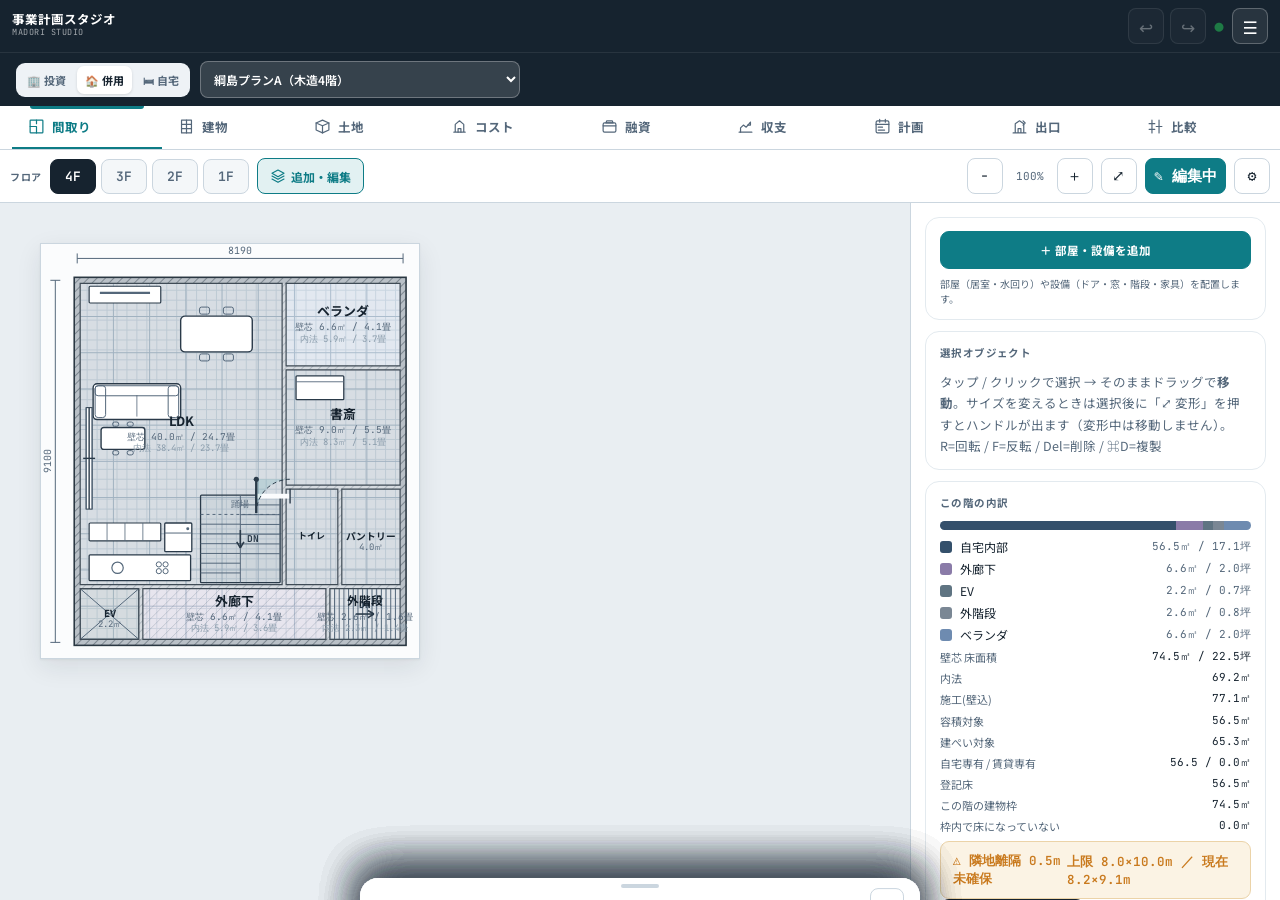
<file: index.html>
<!DOCTYPE html>
<html lang="ja">
<head>
<meta charset="UTF-8">
<meta name="viewport" content="width=device-width, initial-scale=1.0, maximum-scale=1.0, user-scalable=no, viewport-fit=cover">
<title>事業計画スタジオ v43</title>

<!-- ===== PWA ===== -->
<link rel="manifest" href="manifest.webmanifest">
<meta name="theme-color" content="#16232F">
<meta name="description" content="賃貸併用住宅の間取り作成から、コスト・融資・収支・出口までを1画面で検討する事業計画スタジオ。">
<meta name="mobile-web-app-capable" content="yes">
<meta name="apple-mobile-web-app-capable" content="yes">
<meta name="apple-mobile-web-app-status-bar-style" content="black-translucent">
<meta name="apple-mobile-web-app-title" content="事業計画スタジオ">
<link rel="icon" href="icons/icon-192.png" sizes="192x192" type="image/png">
<link rel="icon" href="icons/favicon.svg" type="image/svg+xml">
<link rel="apple-touch-icon" href="icons/apple-touch-icon.png">

<link rel="preconnect" href="https://fonts.googleapis.com">
<link rel="preconnect" href="https://fonts.gstatic.com" crossorigin>
<link href="https://fonts.googleapis.com/css2?family=Space+Grotesk:wght@400;500;600;700&family=JetBrains+Mono:wght@400;500;600;700&family=Noto+Sans+JP:wght@400;500;700;900&display=swap" rel="stylesheet">
<link rel="stylesheet" href="css/app.css">
<link rel="stylesheet" href="css/app-extra.css">
<link rel="stylesheet" href="css/pwa.css">
</head>
<body>
<div class="app">
  <header>
    <div class="hleft"><div class="brand"><b>事業計画スタジオ</b><span>MADORI STUDIO</span></div></div>
    <div class="hright">
      <button class="menuBtn" id="undoBtn" title="元に戻す">↩</button>
      <button class="menuBtn" id="redoBtn" title="やり直す">↪</button>
      <span class="savedot" id="saveDot" title="自動保存">●</span>
      <button class="menuBtn" id="menuBtn" title="メニュー">☰</button>
    </div>
  </header>
  <div class="subhead">
    <div class="modebar" id="modebar">
      <button data-mode="invest" title="収益物件（自宅なし）">🏢 投資</button>
      <button data-mode="hybrid" title="自宅＋賃貸">🏠 併用</button>
      <button data-mode="home" title="自宅のみ">🛏 自宅</button>
    </div>
    <select id="scenSel" title="シナリオ切替"></select>
  </div>
  <nav class="tabbar" id="tabbar">
    <button data-view="plan" class="active"><svg viewBox="0 0 24 24"><rect x="3" y="3" width="18" height="18" rx="1"/><path d="M3 12h9M12 12v9M12 3v5"/></svg>間取り</button>
    <button data-view="building"><svg viewBox="0 0 24 24"><rect x="5" y="3" width="14" height="18"/><path d="M5 9h14M5 15h14M12 3v18"/></svg>建物</button>
    <button data-view="tochi"><svg viewBox="0 0 24 24"><path d="M3 7l9-4 9 4-9 4-9-4z"/><path d="M3 7v10l9 4 9-4V7"/><path d="M12 11v10"/></svg>土地</button>
    <button data-view="cost"><svg viewBox="0 0 24 24"><path d="M4 20h16M6 20V9l6-5 6 5v11"/><path d="M10 20v-5h4v5"/></svg>コスト</button>
    <button data-view="loan"><svg viewBox="0 0 24 24"><rect x="3" y="7" width="18" height="13" rx="2"/><path d="M3 11h18M8 4h8l1 3H7z"/></svg>融資</button>
    <button data-view="sim"><svg viewBox="0 0 24 24"><path d="M3 20h18"/><path d="M5 20v-6l4-4 4 3 6-7"/><path d="M19 6v4h-4"/></svg>収支</button>
    <button data-view="sched"><svg viewBox="0 0 24 24"><rect x="3" y="4" width="18" height="17" rx="2"/><path d="M3 9h18M8 2v4M16 2v4M6 13h6M6 17h9"/></svg>計画</button>
    <button data-view="exit" data-modes="invest hybrid"><svg viewBox="0 0 24 24"><path d="M3 21h18M6 21V8l6-4 6 4v13M10 21v-6h4v6"/><path d="M17 4l3 3-3 3"/></svg>出口</button>
    <button data-view="comp"><svg viewBox="0 0 24 24"><path d="M7 3v18M17 3v18M3 8h8M13 12h8M3 16h8"/></svg>比較</button>
  </nav>
  <main>
    <!-- ===== 間取り ===== -->
    <section class="view active" id="view-plan">
      <div class="plantop">
        <span class="floorlbl">フロア</span>
        <div class="ftabs" id="floortabs"></div>
        <button class="floorbtn" id="addFloor" title="フロアの切替・追加・複製・削除">
          <svg viewBox="0 0 24 24" aria-hidden="true"><path d="M12 3l9 5-9 5-9-5 9-5z"/><path d="M3 12l9 5 9-5"/><path d="M3 16.5l9 5 9-5"/></svg>追加・編集
        </button>
        <span style="flex:1"></span>
        <button class="iconbtn" id="zoomOut">−</button><span class="zoomval" id="zoomVal">100%</span><button class="iconbtn" id="zoomIn">＋</button>
        <button class="iconbtn" id="zoomFit" title="全体表示">⤢</button>
        <button class="iconbtn lockbtn editing" id="lockBtn" title="編集モード / 閲覧モードの切替">✎ 編集中</button>
        <button class="iconbtn" id="dispBtn" title="表示・設定">⚙</button>
      </div>
      <div class="selbar pos-top" id="selbar">
        <button id="sbPos" title="バーの位置を変える">⇄</button>
        <span class="nm" id="selName"></span>
        <button id="sbMode" title="移動 / 変形 / 微調 を切替">✋ 移動</button>
        <button id="sbMerge" title="もう一つの部屋と合体">⊕ 合体</button>
        <button id="sbRot">回転</button><button id="sbFlip">反転</button><button id="sbDup">複製</button>
        <button class="pri" id="sbEdit">詳細</button><button class="dngr" id="sbDel">削除</button>
      </div>
      <div class="planbody">
        <div class="stage" id="stage">
          <div class="canvaswrap" id="canvaswrap"><svg class="sheet" id="sheet" xmlns="http://www.w3.org/2000/svg"></svg></div>
          <div class="nudge" id="nudgePad">
            <button class="ndhead" id="ndMode" title="位置微調 ⇄ サイズ変更">✥ 位置を微調整</button>
            <div class="ndgrid">
            <button class="cnr" id="ndPos" title="パッドの位置を変える">✥</button><button data-nd="0,-1" title="上へ">↑</button><button class="cnr" id="ndUp" title="移動量を大きく">＋</button>
            <button data-nd="-1,0" title="左へ">←</button><button class="step" id="ndStep" title="移動量を切替">50mm</button><button data-nd="1,0" title="右へ">→</button>
            <button class="cnr" id="ndDn" title="移動量を小さく">－</button><button data-nd="0,1" title="下へ">↓</button><button class="cnr" id="ndClose" title="閉じる（移動モードへ）">✕</button>
            </div>
          </div>
          <div class="viewbadge" id="viewBadge">👁 閲覧モード（図面は動かせません）</div>
        </div>
        <aside class="deskside">
          <div class="card deskadd"><button class="btn pri" id="deskAddBtn">＋ 部屋・設備を追加</button><div class="hint" style="margin:7px 0 0">部屋（居室・水回り）や設備（ドア・窓・階段・家具）を配置します。</div></div>
          <div class="card"><h3>選択オブジェクト</h3>
            <div class="empty" id="inspectorEmptyD">タップ / クリックで選択 → そのままドラッグで<b>移動</b>。サイズを変えるときは選択後に「⤢ 変形」を押すとハンドルが出ます（変形中は移動しません）。<br>R=回転 / F=反転 / Del=削除 / ⌘D=複製</div>
            <div id="inspD"></div>
          </div>
          <div class="card"><h3>この階の内訳</h3><div id="floorSummaryD"></div></div>
        </aside>
      </div>
      <button class="fab" id="fabAdd" title="追加">＋</button>
    </section>
    <!-- ===== 建物 ===== -->
    <section class="view" id="view-building"><div class="scrollview"><div class="inner" id="buildingView"></div></div></section>
    <!-- ===== 資金 ===== -->
    <section class="view" id="view-tochi"><div class="scrollview"><div class="inner" id="tochiView"></div></div></section>
    <section class="view" id="view-cost"><div class="scrollview"><div class="inner" id="costView"></div></div></section>
    <!-- ===== 融資 ===== -->
    <section class="view" id="view-loan"><div class="scrollview"><div class="inner" id="loanView"></div></div></section>
    <!-- ===== 収支 ===== -->
    <section class="view" id="view-sim"><div class="scrollview"><div class="inner" id="simView"></div></div></section>
      <!-- ===== 計画 ===== -->
    <section class="view" id="view-sched"><div class="scrollview"><div class="inner" id="schedView"></div></div></section>
    <!-- ===== 出口 ===== -->
    <section class="view" id="view-exit"><div class="scrollview"><div class="inner" id="exitView"></div></div></section>
    <!-- ===== 比較 ===== -->
    <section class="view" id="view-comp"><div class="scrollview"><div class="inner" id="compView"></div></div></section>
  </main>
</div>

<div class="backdrop" id="backdrop"></div>

<div class="bsheet" id="addSheet"><div class="bh"><b>間取りに追加</b><button class="close" data-close>✕</button></div><div class="bc" id="addSheetBody"></div></div>
<div class="bsheet" id="inspSheet"><div class="bh"><b>オブジェクト詳細</b><button class="close" data-close>✕</button></div><div class="bc" id="inspM"></div></div>
<div class="bsheet" id="varSheet"><div class="bh"><b>バリエーション（型・サイズ）</b><button class="close" data-close>✕</button></div><div class="bc" id="varSheetBody"></div></div>
<div class="bsheet" id="dispSheet"><div class="bh"><b>表示設定</b><button class="close" data-close>✕</button></div><div class="bc" id="dispSheetBody"></div></div>
<div class="bsheet" id="exportSheet"><div class="bh"><b>エクスポート</b><button class="close" data-close>✕</button></div><div class="bc" id="exportSheetBody"></div></div>
<div class="bsheet" id="menuSheet"><div class="bh"><b>メニュー</b><button class="close" data-close>✕</button></div><div class="bc" id="menuSheetBody"></div></div>
<div class="bsheet" id="floorSheet"><div class="bh"><b>フロア（切替・追加・複製・削除）</b><button class="close" data-close>✕</button></div><div class="bc" id="floorSheetBody"></div></div>

<input type="file" id="fileInput" accept="application/json" style="display:none">
<div class="dimtip" id="dimtip"></div>

<!-- 更新通知バー（Service Workerが新バージョンを検知したときだけ表示） -->
<div class="pwa-update" id="pwaUpdate" role="status" aria-live="polite">
  <span>新しいバージョンがあります</span>
  <button type="button" id="pwaReload">更新する</button>
  <button type="button" id="pwaDismiss" class="ghost" aria-label="閉じる">×</button>
</div>

<script src="js/01-model.js"></script>
<script src="js/02-geometry.js"></script>
<script src="js/03-canvas.js"></script>
<script src="js/04-interact.js"></script>
<script src="js/05-geom-ops.js"></script>
<script src="js/06-finance.js"></script>
<script src="js/07-ui-parts.js"></script>
<script src="js/08-inspector.js"></script>
<script src="js/09-sheets.js"></script>
<script src="js/10-floors-io.js"></script>
<script src="js/11-state.js"></script>
<script src="js/12-view-cost.js"></script>
<script src="js/13-view-loan.js"></script>
<script src="js/14-view-sim.js"></script>
<script src="js/15-view-sched.js"></script>
<script src="js/16-view-comp.js"></script>
<script src="js/17-export.js"></script>
<script src="js/18-cards.js"></script>
<script src="js/19-view-tochi.js"></script>
<script src="js/99-boot.js"></script>
<script src="pwa.js"></script>
</body>
</html>
</file>
<file: css/app.css>
/* 事業計画スタジオ — 基本レイアウト・共通コンポーネント */
:root{
  --paper:#FBFCFD;--app-bg:#E9EEF2;--panel:#FFFFFF;--ink:#16232F;--ink-soft:#54677A;
  --line:#CBD6DF;--line-soft:#E3EAEF;--grid:#DCE5EB;--grid-major:#B9C8D3;--wall:#2A3A49;
  --accent:#0E7C86;--accent-soft:#E2F1F2;--wood:#A6763C;--own:#34506B;--rent:#0E7C86;
  --ok:#1E7A45;--ok-bg:#E7F4EC;--ng:#B4402F;--ng-bg:#FBEDEA;--warn:#C97A1E;--warn-bg:#FBF3E4;
  --mono:'JetBrains Mono',ui-monospace,monospace;--sans:'Space Grotesk','Noto Sans JP',system-ui,sans-serif;--jp:'Noto Sans JP',system-ui,sans-serif;
  --tabbar-h:56px;--sab:env(safe-area-inset-bottom,0px);
}
*{box-sizing:border-box;-webkit-tap-highlight-color:transparent}
html,body{height:100%}
body{margin:0;font-family:var(--sans);color:var(--ink);background:var(--app-bg);-webkit-font-smoothing:antialiased;overflow:hidden;overscroll-behavior:none}
.app{display:flex;flex-direction:column;height:100dvh}
button{font-family:var(--jp)}
/* ---------- Header ---------- */
header{display:flex;align-items:center;justify-content:space-between;gap:10px;padding:8px 12px;background:var(--ink);color:#fff;z-index:40;flex:0 0 auto}
.hleft{min-width:0;flex:1 1 auto;overflow:hidden}
.hright{display:flex;align-items:center;gap:6px;flex:0 0 auto}
.brand{display:flex;flex-direction:column;line-height:1.1;min-width:0}
.brand b{font-size:12.5px;font-weight:700;white-space:nowrap;overflow:hidden;text-overflow:ellipsis}
.brand span{font-family:var(--mono);font-size:8.5px;opacity:.6;letter-spacing:.5px}
.subhead{display:flex;align-items:center;gap:8px;padding:6px 10px;background:var(--ink);color:#fff;border-top:1px solid rgba(255,255,255,.08);flex:0 0 auto}
.subhead .modebar{flex:0 0 auto}
.subhead #scenSel{flex:1 1 auto;min-width:0;width:100%;font-family:var(--jp);font-weight:600;font-size:12px;padding:8px 9px;border:1px solid rgba(255,255,255,.28);border-radius:8px;background:rgba(255,255,255,.14);color:#fff}
.subhead #scenSel option{color:var(--ink)}
.menuBtn{width:36px;height:36px;border-radius:8px;border:1px solid rgba(255,255,255,.25);background:rgba(255,255,255,.08);color:#fff;font-size:17px;cursor:pointer;display:grid;place-items:center;flex:0 0 auto}
/* ---------- Tabbar ---------- */
nav.tabbar{display:flex;background:var(--panel);border-top:1px solid var(--line);z-index:45;flex:0 0 auto;overflow-x:auto;scrollbar-width:none;padding-bottom:var(--sab)}
nav.tabbar::-webkit-scrollbar{display:none}
nav.tabbar button{flex:1 0 auto;min-width:60px;border:none;background:none;padding:6px 6px 8px;cursor:pointer;display:flex;flex-direction:column;align-items:center;gap:3px;color:var(--ink-soft);font-size:10.5px;font-weight:700;position:relative}
nav.tabbar button svg{width:20px;height:20px;stroke:currentColor;fill:none;stroke-width:1.7;stroke-linecap:round;stroke-linejoin:round}
nav.tabbar button.active{color:var(--accent)}
nav.tabbar button.active::after{content:'';position:absolute;top:0;left:12%;right:12%;height:2.5px;border-radius:0 0 3px 3px;background:var(--accent)}
/* ---------- Views ---------- */
main{flex:1;min-height:0;position:relative}
.view{display:none;height:100%}
.view.active{display:flex;flex-direction:column}
.scrollview{overflow-y:auto;-webkit-overflow-scrolling:touch;padding:14px 14px calc(20px + var(--sab));}
.scrollview .inner{max-width:760px;margin:0 auto}
/* ---------- Plan view ---------- */
#view-plan{flex-direction:column}
.plantop{display:flex;align-items:center;gap:8px;padding:8px 10px;background:var(--panel);border-bottom:1px solid var(--line);flex:0 0 auto;overflow-x:auto;scrollbar-width:none}
.plantop::-webkit-scrollbar{display:none}
.ftabs{display:flex;gap:5px;flex:0 0 auto}
.floorlbl{font-family:var(--jp);font-size:10px;font-weight:700;color:var(--ink-soft);flex:0 0 auto;letter-spacing:.5px}
.floorbtn{display:inline-flex;align-items:center;gap:5px;height:36px;padding:0 12px;border:1.5px solid var(--accent);background:var(--accent-soft);color:var(--accent);border-radius:8px;font-family:var(--jp);font-size:12px;font-weight:700;cursor:pointer;flex:0 0 auto;white-space:nowrap}
.floorbtn svg{width:16px;height:16px;stroke:currentColor;fill:none;stroke-width:1.7;stroke-linecap:round;stroke-linejoin:round}
.floorbtn:active{background:var(--accent);color:#fff}
.ftab{font-family:var(--mono);font-size:13px;font-weight:600;padding:8px 14px;border-radius:8px;border:1px solid var(--line);background:#F4F7F9;color:var(--ink-soft);cursor:pointer;white-space:nowrap}
.ftab.active{background:var(--ink);color:#fff;border-color:var(--ink)}
.lockbtn{min-width:auto;padding:0 12px;font-family:var(--jp);font-size:12px;font-weight:800;gap:5px;display:flex;align-items:center}
.lockbtn.editing{background:var(--accent);color:#fff;border-color:var(--accent)}
.lockbtn.viewing{background:#F0F3F5;color:var(--ink-soft)}
.viewbadge{position:absolute;left:50%;top:8px;transform:translateX(-50%);z-index:18;background:rgba(22,35,47,.86);color:#fff;font-size:11px;font-weight:700;font-family:var(--jp);padding:5px 12px;border-radius:999px;pointer-events:none;display:none}
.viewbadge.show{display:block}
.iconbtn{min-width:36px;height:36px;display:grid;place-items:center;border:1px solid var(--line);background:#fff;border-radius:8px;cursor:pointer;font-family:var(--mono);font-size:15px;color:var(--ink);flex:0 0 auto;padding:0 8px}
.iconbtn:active{background:var(--accent-soft)}
.zoomval{font-family:var(--mono);font-size:11px;color:var(--ink-soft);min-width:38px;text-align:center;flex:0 0 auto}
.planbody{flex:1;display:flex;min-height:0}
.stage{flex:1;position:relative;overflow:auto;background:var(--app-bg);touch-action:pan-x pan-y}
.canvaswrap{padding:40px;min-width:min-content;min-height:min-content}
svg.sheet{display:block;background:var(--paper);box-shadow:0 1px 2px rgba(22,35,47,.06),0 8px 24px rgba(22,35,47,.09);border:1px solid var(--line);touch-action:none}
.obj{cursor:grab}
/* selection action bar (mobile) */
.selbar{position:absolute;display:none;gap:6px;background:var(--ink);border-radius:12px;padding:8px;box-shadow:0 8px 24px rgba(22,35,47,.35);z-index:20;align-items:center}
.selbar.pos-bottom{left:8px;right:8px;bottom:8px;flex-direction:row;overflow-x:auto;flex-wrap:nowrap;scrollbar-width:none}
.selbar.pos-bottom::-webkit-scrollbar{display:none}
.selbar.pos-bottom button{flex:0 0 auto;padding:0 10px;font-size:12px}
.insptabs{display:flex;gap:6px;margin:0 0 10px}
.insptabs button{flex:1;border:1px solid var(--line);background:#fff;border-radius:9px;padding:9px 6px;font-family:var(--jp);font-size:12.5px;font-weight:800;color:var(--ink-soft);cursor:pointer}
.insptabs button.on{background:var(--accent);color:#fff;border-color:var(--accent)}
.selbar.pos-left{left:6px;top:50%;transform:translateY(-50%);flex-direction:column;padding:6px;gap:5px}
.selbar.pos-right{right:6px;top:50%;transform:translateY(-50%);flex-direction:column;padding:6px;gap:5px}
.selbar.pos-left .nm,.selbar.pos-right .nm{display:none}
.selbar.pos-left button,.selbar.pos-right button{width:46px;min-width:0;height:36px;padding:0;font-size:10.5px;letter-spacing:-.02em}
.selbar.pos-left button#sbPos,.selbar.pos-right button#sbPos{height:28px;background:rgba(255,255,255,.06)}
.selbar button#sbPos{min-width:34px;background:rgba(255,255,255,.06)}
.fab.fabLeft{right:auto;left:14px}
.nudge{position:absolute;bottom:14px;right:14px;z-index:21;display:none;background:rgba(22,35,47,.9);padding:4px;border-radius:11px;box-shadow:0 6px 18px rgba(22,35,47,.32);touch-action:none}
.nudge.show{display:block}
.ndgrid{display:grid;grid-template-columns:repeat(3,var(--nd,30px));grid-template-rows:repeat(3,calc(var(--nd,30px) - 4px));gap:3px}
.nudge.sz-S{--nd:28px}
.nudge.sz-M{--nd:34px}
.nudge.sz-L{--nd:42px}
.ndhead{display:block;width:100%;border:0;background:rgba(255,255,255,.16);color:#fff;border-radius:7px;padding:4px 2px;font-family:var(--jp);font-size:9.5px;font-weight:800;margin-bottom:3px;cursor:grab;letter-spacing:-.03em;touch-action:none;white-space:nowrap}
.ndhead.rz{background:var(--accent)}
.nudge.pos-br{bottom:14px;right:14px;top:auto;left:auto}
.nudge.pos-bl{bottom:14px;left:14px;top:auto;right:auto}
.nudge.pos-tr{top:14px;right:14px;bottom:auto;left:auto}
.nudge.pos-tl{top:14px;left:14px;bottom:auto;right:auto}
.nudge button.cnr{background:rgba(255,255,255,.06);font-size:11px;color:#B9C8D3}
.nudge button.cnr:active{background:rgba(255,255,255,.2)}
.nudge button{border:0;background:rgba(255,255,255,.12);color:#fff;border-radius:7px;font-size:13px;display:grid;place-items:center;cursor:pointer;font-family:var(--mono);padding:0;line-height:1}
.nudge button:active{background:var(--accent)}
.nudge button.step{font-size:9px;font-family:var(--jp);font-weight:800;background:rgba(255,255,255,.22);letter-spacing:-.03em}
.nudge span{display:block}
.selbar.show{display:flex}
.selbar .nm{color:#fff;font-size:11.5px;font-weight:700;font-family:var(--jp);flex:1;min-width:0;overflow:hidden;text-overflow:ellipsis;white-space:nowrap;padding-left:6px}
.selbar button{height:38px;min-width:42px;border-radius:8px;border:none;background:rgba(255,255,255,.12);color:#fff;font-size:11px;font-weight:700;cursor:pointer;padding:0 8px}
.selbar button.pri{background:var(--accent)}
.selbar button.dngr{background:rgba(224,90,74,.85)}
.fab{position:absolute;right:14px;bottom:60px;width:52px;height:52px;border-radius:16px;background:var(--accent);color:#fff;border:none;font-size:26px;box-shadow:0 8px 20px rgba(14,124,134,.45);cursor:pointer;z-index:19;display:grid;place-items:center}
/* desktop side */
aside.deskside{display:none}
/* ---------- Sections / cards ---------- */
.card{background:var(--panel);border:1px solid var(--line-soft);border-radius:14px;padding:14px 15px;margin-bottom:12px;box-shadow:0 1px 2px rgba(22,35,47,.04)}
.card h3{margin:0 0 10px;font-size:10.5px;letter-spacing:.8px;text-transform:uppercase;color:var(--ink-soft);font-weight:700;font-family:var(--sans)}
.card h3 .tag{float:right;font-family:var(--mono);font-size:9.5px;color:var(--accent);text-transform:none;letter-spacing:0}
.field{display:flex;flex-direction:column;gap:3px;margin-bottom:9px}
.field label{font-size:10.5px;color:var(--ink-soft);font-weight:600;font-family:var(--jp)}
select,input[type=number],input[type=text]{font-family:var(--mono);font-size:14px;padding:8px 9px;border:1px solid var(--line);border-radius:8px;background:#fff;color:var(--ink);width:100%;min-height:38px}
input[type=text]{font-family:var(--jp)}
.row2{display:grid;grid-template-columns:1fr 1fr;gap:9px}
.row3{display:grid;grid-template-columns:1fr 1fr 1fr;gap:7px}
.switch{display:inline-flex;align-items:center;gap:7px;cursor:pointer;font-size:12px;color:var(--ink);font-weight:600;font-family:var(--jp);min-height:34px}
.switch input{accent-color:var(--accent);width:17px;height:17px}
button.btn{font-family:var(--jp);font-size:12.5px;font-weight:700;padding:9px 12px;border-radius:9px;border:1px solid var(--line);background:#fff;color:var(--ink);cursor:pointer;white-space:nowrap;min-height:38px}
button.btn.pri{background:var(--accent);color:#fff;border-color:var(--accent)}
.deskadd .btn{width:100%}
button.btn:active{background:var(--accent-soft)}
button.btn.solid{background:var(--ink);color:#fff;border-color:var(--ink)}
button.btn.del{border-color:#e6b3ae;color:var(--ng)}
.readout{display:flex;justify-content:space-between;align-items:baseline;background:#F4F7F9;border:1px solid var(--line-soft);border-radius:8px;padding:9px 11px;margin-bottom:7px;gap:8px}
.readout .k{font-size:11px;color:var(--ink-soft);font-weight:600;font-family:var(--jp)}
.readout .v{font-family:var(--mono);font-size:13px;font-weight:600;text-align:right}
.grid2{display:grid;grid-template-columns:1fr auto;gap:5px 10px;font-family:var(--mono);font-size:12px;margin-top:6px}
.grid2 .g-k{color:var(--ink-soft);font-family:var(--jp)}.grid2 .g-v{text-align:right}
.grid3{display:grid;grid-template-columns:1.2fr 1fr 1fr;gap:4px 8px;font-family:var(--mono);font-size:12px;margin-top:6px}
.grid3 .h{font-family:var(--jp);color:var(--ink-soft);font-weight:700;font-size:9.5px}
.grid3 .g-k{color:var(--ink-soft);font-family:var(--jp)}.grid3 .g-v{text-align:right}
.subttl{font-size:10.5px;color:var(--ink-soft);font-family:var(--jp);font-weight:700;margin:13px 0 5px}
.hint{font-size:10.5px;color:var(--ink-soft);font-family:var(--jp);line-height:1.6;margin-top:9px}
.ratio{display:flex;justify-content:space-between;align-items:center;margin-top:7px;padding:10px 12px;border-radius:9px;font-family:var(--mono);font-size:12.5px;border:1px solid var(--line-soft);font-weight:600}
.ratio.ok{background:var(--ok-bg);border-color:#B6DEC4;color:var(--ok)}
.ratio.ng{background:var(--ng-bg);border-color:#EAC0B9;color:var(--ng)}
.ratio.warn{background:var(--warn-bg);border-color:#EBD3A8;color:var(--warn)}
.big{background:var(--ink);color:#fff;border-radius:10px;padding:12px 14px;margin-top:9px;display:flex;justify-content:space-between;align-items:baseline}
.big .k{font-size:11.5px;opacity:.85;font-family:var(--jp)}.big .v{font-family:var(--mono);font-size:17px;font-weight:700}
.patlist{display:flex;flex-direction:column;gap:6px;margin:6px 0}
.patlist button{display:block;width:100%;text-align:left;border:1px solid var(--line);background:#fff;border-radius:10px;padding:9px 11px;cursor:pointer;font-family:var(--jp);color:var(--ink)}
.patlist button.on{border-color:var(--accent);background:rgba(14,124,134,.07)}
.patlist button b{display:block;font-size:12.5px;font-weight:800;margin-bottom:3px}
.patlist button .sz{display:flex;gap:10px;flex-wrap:wrap;font-family:var(--mono);font-size:10.5px;color:var(--ink-soft)}
.patlist button .sz i{font-style:normal;background:#EEF2F5;border-radius:4px;padding:1px 5px}
.patlist button small{display:block;margin-top:4px;font-size:10px;color:var(--ink-soft);line-height:1.45}
.tblwrap{overflow-x:auto;-webkit-overflow-scrolling:touch}
.tblwrap table.cost{min-width:560px}
table.cost tr.sumrow td{border-top:1px solid var(--line);font-weight:800}
table.cost{width:100%;border-collapse:collapse;margin-top:4px;font-family:var(--mono);font-size:12px}
table.cost th{font-size:9.5px;color:var(--ink-soft);font-weight:700;text-align:right;padding:3px 4px;font-family:var(--jp)}
table.cost th:first-child{text-align:left}
table.cost td{padding:3px 4px;text-align:right}
table.cost td:first-child{text-align:left;font-family:var(--jp)}
table.cost input{width:64px;text-align:right;padding:6px 6px;min-height:34px}
.kbar{height:9px;border-radius:5px;background:var(--line-soft);overflow:hidden;display:flex;margin:7px 0 5px}
.kbar i{display:block;height:100%}
.legend{display:flex;flex-direction:column;gap:5px;margin-top:8px}
.legend .li{display:flex;align-items:center;gap:8px;font-size:12px;font-family:var(--jp)}
.legend .dot{width:12px;height:12px;border-radius:3px;flex:0 0 auto}
.legend .amt{margin-left:auto;font-family:var(--mono);font-size:11px;color:var(--ink-soft)}
.flags{display:grid;grid-template-columns:1fr 1fr;gap:6px 8px;margin:2px 0 8px}
.flags label{display:flex;align-items:center;gap:7px;font-size:12px;font-family:var(--jp);cursor:pointer;min-height:30px}
.flags input{accent-color:var(--accent);width:17px;height:17px}
.miniact{display:flex;gap:7px;margin-top:8px;flex-wrap:wrap}
.miniact button{flex:1;min-width:60px}
.calc{background:#F4F7F9;border:1px solid var(--line-soft);border-radius:8px;padding:10px 11px;font-family:var(--mono);font-size:12px;line-height:1.8}
.calc .rowc{display:flex;justify-content:space-between}
.calc .warnc{color:var(--warn)}.calc .okc{color:var(--ok)}
.empty{color:var(--ink-soft);font-size:12.5px;line-height:1.7;font-family:var(--jp)}
/* ---------- Badges strip ---------- */
.badges{display:grid;grid-template-columns:1fr 1fr;gap:8px;margin-bottom:12px}
.badge{border-radius:12px;padding:10px 12px;border:1px solid var(--line-soft);background:var(--panel)}
.badge .bk{font-size:10px;color:var(--ink-soft);font-weight:700;font-family:var(--jp)}
.badge .bv{font-family:var(--mono);font-size:15px;font-weight:700;margin-top:2px}
.badge.ok .bv{color:var(--ok)}.badge.ng .bv{color:var(--ng)}.badge.warn .bv{color:var(--warn)}
/* ---------- Building stack view ---------- */
.stack{display:flex;flex-direction:column;gap:0;margin:4px 0 12px}
.slab{display:flex;gap:12px;align-items:stretch;background:var(--panel);border:1px solid var(--line);padding:10px 12px;cursor:pointer;position:relative}
.slab:first-child{border-radius:14px 14px 0 0}
.slab:last-child{border-radius:0 0 14px 14px;border-bottom-width:3px}
.slab + .slab{border-top:none}
.slab:active{background:var(--accent-soft)}
.slab .thumb{flex:0 0 auto;display:grid;place-items:center}
.slab .thumb svg{display:block;background:var(--paper);border:1px solid var(--line-soft);border-radius:4px}
.slab .meta{flex:1;min-width:0;display:flex;flex-direction:column;justify-content:center;gap:4px}
.slab .fn{font-family:var(--mono);font-weight:700;font-size:15px}
.slab .fa{font-family:var(--mono);font-size:11px;color:var(--ink-soft)}
.slab .fbar{height:7px;border-radius:4px;background:var(--line-soft);overflow:hidden;display:flex}
.slab .fbar i{height:100%}
.slab .go{align-self:center;color:var(--ink-soft);font-size:16px}
.gauge{margin:6px 0 4px}
.gauge .gtrack{position:relative;height:26px;border-radius:8px;background:linear-gradient(90deg,var(--ng-bg),var(--ng-bg) 50%,var(--ok-bg) 50%);border:1px solid var(--line-soft);overflow:hidden}
.gauge .gfill{position:absolute;left:0;top:0;bottom:0;background:var(--own);opacity:.85}
.gauge .gmark{position:absolute;left:50%;top:-2px;bottom:-2px;width:2px;background:var(--ink)}
.gauge .glabel{position:absolute;inset:0;display:flex;align-items:center;justify-content:center;color:#fff;font-family:var(--mono);font-weight:700;font-size:13px;text-shadow:0 1px 2px rgba(0,0,0,.4)}
/* ---------- Bottom sheets ---------- */
.backdrop{position:fixed;inset:0;background:rgba(22,35,47,.45);opacity:0;pointer-events:none;transition:opacity .18s;z-index:60}
.backdrop.show{opacity:1;pointer-events:auto}
.bsheet{position:fixed;left:0;right:0;bottom:0;max-height:82dvh;background:var(--panel);border-radius:18px 18px 0 0;transform:translateY(105%);transition:transform .22s cubic-bezier(.3,.9,.3,1);z-index:70;display:flex;flex-direction:column;box-shadow:0 -10px 40px rgba(22,35,47,.25)}
.bsheet.open{transform:translateY(0)}
.bsheet .bh{flex:0 0 auto;padding:10px 16px 8px;display:flex;align-items:center;gap:10px;border-bottom:1px solid var(--line-soft)}
.bsheet .bh::before{content:"";position:absolute;top:6px;left:50%;transform:translateX(-50%);width:38px;height:4px;border-radius:2px;background:var(--line)}
.bsheet .bh b{font-size:13px;font-family:var(--jp);flex:1;padding-top:4px}
.bsheet .bh .close{width:34px;height:34px;border-radius:8px;border:1px solid var(--line);background:#fff;font-size:14px;cursor:pointer}
.bsheet .bc{overflow-y:auto;-webkit-overflow-scrolling:touch;padding:12px 16px calc(16px + var(--sab))}
/* palette in sheet */
.palcat{font-size:10.5px;color:var(--ink-soft);font-weight:700;font-family:var(--jp);margin:12px 0 7px}
.palcat:first-child{margin-top:0}
.palgrid{display:grid;grid-template-columns:repeat(auto-fill,minmax(96px,1fr));gap:7px}
.palgrid button{border:1px solid var(--line);border-radius:10px;background:#fff;padding:9px 6px;font-family:var(--jp);font-size:11.5px;font-weight:600;cursor:pointer;display:flex;flex-direction:column;align-items:center;gap:4px;min-height:52px}
.palgrid button small{font-family:var(--mono);font-size:9px;color:var(--ink-soft);font-weight:500}
.palgrid button:active{background:var(--accent-soft);border-color:var(--accent)}
.palgrid button .sw{width:14px;height:14px;border-radius:4px}
/* menu sheet */
.menulist{display:flex;flex-direction:column;gap:7px}
.menulist button{text-align:left;display:flex;align-items:center;gap:10px}
/* chart */
.chartbox{margin-top:8px;border:1px solid var(--line-soft);border-radius:10px;background:#fff;padding:8px 6px 2px;overflow:hidden}
.chartbox svg{display:block;width:100%;height:auto}
.charttitle{font-size:10px;color:var(--ink-soft);font-weight:700;font-family:var(--jp);padding:0 6px 4px}
.cftable{overflow-x:auto;margin-top:8px;border:1px solid var(--line-soft);border-radius:10px}
.cftable table{border-collapse:collapse;font-family:var(--mono);font-size:10.5px;width:100%;min-width:640px}
.cftable th{position:sticky;top:0;background:#F4F7F9;font-family:var(--jp);font-size:9px;color:var(--ink-soft);padding:6px 7px;text-align:right;border-bottom:1px solid var(--line-soft);white-space:nowrap}
.cftable td{padding:4px 7px;text-align:right;border-bottom:1px solid #F1F5F8;white-space:nowrap}
.cftable td:first-child,.cftable th:first-child{text-align:left;position:sticky;left:0;background:#fff}
.cftable th:first-child{background:#F4F7F9}
.neg{color:var(--ng)}.pos{color:var(--ok)}
.dimtip{position:fixed;z-index:200;background:var(--ink);color:#fff;font-family:var(--mono);font-size:11px;padding:4px 8px;border-radius:5px;pointer-events:none;transform:translate(-50%,-160%);white-space:nowrap;display:none}
/* ---------- Desktop ---------- */
@media (min-width:900px){
  nav.tabbar{order:-0;border-top:none;border-bottom:1px solid var(--line);justify-content:flex-start;padding:0 12px}
  nav.tabbar button{flex:0 0 auto;flex-direction:row;gap:7px;padding:11px 16px;font-size:12.5px;border-bottom:2.5px solid transparent}
  nav.tabbar button.active{border-bottom-color:var(--accent)}
  nav.tabbar button svg{width:17px;height:17px}
  .app{--tabbar-h:0px}
  aside.deskside{display:flex;flex-direction:column;width:370px;flex:0 0 370px;background:var(--panel);border-left:1px solid var(--line);overflow-y:auto;padding:14px}
  aside.deskside .card{box-shadow:none}
  .fab{display:none}
  .selbar.pos-bottom{left:auto;right:390px;max-width:520px}
  .selbar.pos-right{right:384px}
  .badges{grid-template-columns:repeat(4,1fr)}
  .bsheet{left:50%;right:auto;transform:translate(-50%,110%);width:560px;border-radius:18px;bottom:30px}
  .bsheet.open{transform:translate(-50%,0)}
  /* ---- v12: PC最適化 ---- */
  .subhead{padding:8px 16px;gap:10px;justify-content:flex-start}
  .subhead #scenSel{flex:0 1 320px;max-width:320px;width:auto}
  .scrollview{padding:20px 24px calc(24px + var(--sab))}
  .scrollview .inner{max-width:880px}
  /* ホバー（PCのみ） */
  button.btn:hover{border-color:var(--accent);background:var(--accent-soft)}
  .modebar button:hover{color:var(--ink)}
  nav.tabbar button:hover{color:var(--accent)}
  .loancard:hover{border-color:var(--accent)}
  .caprow:hover,.tecard:hover,.infocard:hover{box-shadow:0 2px 10px rgba(22,35,47,.06)}
  .slab:hover{background:var(--accent-soft)}
  .chips button{cursor:pointer}
  .chips button:hover{border-color:var(--accent)}
  select,input[type=number],input[type=text]{cursor:text}
  select{cursor:pointer}
}
/* 大画面：主要指標を横に広く、読みやすい行間 */
@media (min-width:1280px){
  .scrollview .inner{max-width:960px}
  .badges{grid-template-columns:repeat(4,1fr)}
  .grid2{column-gap:24px}
}
</file>
<file: css/app-extra.css>
/* 事業計画スタジオ — v7以降の追加スタイル（上書き含むため app.css の後に読み込む） */
/* ===== v7 additions ===== */
.savedot{color:#9AA5AF;font-size:10px;align-self:center;padding:0 2px;transition:color .3s}
.savedot.on{color:var(--ok)}
.savedot.off{color:var(--ng)}
#tabbar{overflow-x:auto;scrollbar-width:none}
#tabbar::-webkit-scrollbar{display:none}
#tabbar button{min-width:56px;flex:1 0 auto}
.stepper{display:flex;align-items:stretch;gap:0}
.stepper input{flex:1;min-width:0;border-radius:0;border-left:none;border-right:none;text-align:center}
.stepper button{width:38px;min-height:38px;border:1px solid var(--line);background:var(--card);font-size:16px;font-weight:700;color:var(--ink);cursor:pointer;flex:0 0 auto}
.stepper button:first-child{border-radius:8px 0 0 8px}
.stepper button:last-child{border-radius:0 8px 8px 0}
.stepper button:active{background:var(--accent);color:#fff}
.chips{display:flex;flex-wrap:wrap;gap:6px;margin:4px 0 8px}
.chips button{border:1px solid var(--line);background:var(--card);border-radius:14px;padding:4px 10px;font-size:11.5px;cursor:pointer}
.chips button:active,.chips button.on{background:var(--accent);color:#fff;border-color:var(--accent)}
.refnote{font-size:11px;color:#54677A;background:#F2F5F8;border-radius:6px;padding:6px 8px;margin:4px 0 8px;line-height:1.55}
.segrow{display:flex;gap:6px;margin-bottom:10px}
.segrow button{flex:1;padding:9px;border:1.5px solid var(--line);background:var(--card);border-radius:9px;font-weight:700;font-size:13px;cursor:pointer}
.segrow button.on{background:var(--ink);color:#fff;border-color:var(--ink)}
.loancard{border:1.5px solid var(--line);border-radius:11px;padding:10px;margin-bottom:10px;background:var(--card)}
.loancard.active{border-color:var(--accent);box-shadow:0 0 0 2px rgba(14,124,134,.15)}
.loancard .lc-h{display:flex;align-items:center;gap:8px;margin-bottom:6px}
.loancard .lc-h b{flex:1;font-size:13.5px}
.ltag{font-size:10px;padding:2px 7px;border-radius:9px;color:#fff;font-weight:700;flex:0 0 auto}
.ltag.jutaku{background:#34506B}.ltag.apart{background:#0E7C86}.ltag.proper{background:#A67C3D}
.lcmini{display:grid;grid-template-columns:1fr 1fr;gap:2px 10px;font-size:11.5px;color:#54677A}
.lcmini b{color:var(--ink);font-variant-numeric:tabular-nums}
.gantt{overflow-x:auto;border:1px solid var(--line);border-radius:9px;background:#fff}
.gantt svg{display:block}
.rrow td input{width:100%}
.comp{overflow-x:auto}
.comp table{border-collapse:collapse;font-size:11.5px;min-width:100%}
.comp th,.comp td{border:1px solid var(--line);padding:5px 7px;text-align:right;white-space:nowrap;font-variant-numeric:tabular-nums}
.comp th:first-child,.comp td:first-child{text-align:left;position:sticky;left:0;background:var(--card);font-weight:600}
.comp tr.hd th{background:#EEF2F6;text-align:center}
.exlist label{display:flex;align-items:center;gap:8px;padding:7px 4px;border-bottom:1px solid var(--line);font-size:13px}
.exlist input{width:18px;height:18px;accent-color:var(--accent)}
.walltbl{width:100%;border-collapse:collapse;font-size:11.5px;margin:4px 0}
.walltbl th,.walltbl td{border:1px solid var(--line);padding:3px 4px;text-align:center}
.walltbl select,.walltbl input{width:100%;min-height:30px;padding:2px;font-size:11.5px}
@media print{body *{visibility:hidden}}

/* ===== モードバー ===== */
.modebar{display:flex;gap:3px;background:#EEF2F6;border-radius:9px;padding:3px}
.modebar button{border:none;background:transparent;border-radius:7px;padding:5px 9px;font-size:11.5px;font-weight:700;color:#54677A;cursor:pointer;white-space:nowrap}
.modebar button.on{background:#fff;color:var(--ink);box-shadow:0 1px 3px rgba(0,0,0,.12)}
@media(max-width:520px){.modebar button{padding:5px 7px;font-size:10.5px}.brand span{display:none}}
/* CFツリー */
.cftree{display:flex;flex-direction:column;gap:2px;margin:8px 0;font-size:11.5px}
.cftree .bar{display:flex;height:38px;border-radius:5px;overflow:hidden}
.cftree .seg{display:flex;flex-direction:column;justify-content:center;padding:2px 8px;color:#fff;min-width:0;overflow:hidden}
.cftree .seg small{opacity:.85;font-size:9px}
.cftree .seg b{font-size:12px;white-space:nowrap}
/* 投資判断マトリクス */
.jmx{border-collapse:collapse;width:100%;font-size:11px;margin:6px 0}
.jmx th,.jmx td{border:1px solid var(--line);padding:5px;text-align:center}
.jmx th{background:#EEF2F6}
.jmx .hit{background:var(--accent);color:#fff;font-weight:700}
.grade{font-size:34px;font-weight:800;text-align:center;line-height:1}
.grade.g0{color:var(--ok)}.grade.g1{color:#C79A2E}.grade.g2{color:var(--ng)}
.exitcard{border:1.5px solid var(--line);border-radius:11px;padding:10px;margin-bottom:10px}
.irrrow{display:grid;grid-template-columns:1fr 1fr;gap:4px 10px;font-family:var(--mono);font-size:12px}
.irrrow b{color:var(--ink)}


/* ============ v7.1 視認性・UI改善パッケージ ============ */
/* カード: 余白と見出しを整理 */
.card{padding:13px 14px;margin-bottom:11px}
.card h3{font-size:11px;letter-spacing:.4px;margin:0 0 11px}
.scrollview{padding:12px 12px calc(18px + var(--sab))}
/* フィールドのラベルと入力の詰まり緩和 */
.field{margin-bottom:9px}
.field label{font-size:11px;margin-bottom:3px;display:block;line-height:1.35}
select,input[type=number],input[type=text]{font-size:13.5px;min-height:40px;padding:8px 10px}
/* ボタン: 文字はみ出し対策（省略せず折返し許可＋最小高さ確保） */
button.btn{font-size:12px;padding:10px 12px;min-height:40px;line-height:1.3;white-space:normal;word-break:auto-phrase;height:auto}
.miniact{display:flex;gap:7px;flex-wrap:wrap;margin-top:9px}
.miniact .btn{flex:1 1 auto;min-width:calc(50% - 4px)}
/* セグメント（個人/法人など）の文字はみ出し対策 */
.segrow button{font-size:12px;padding:9px 6px;line-height:1.25;white-space:normal;height:auto;min-height:40px}
/* バッジ: 数値を読みやすく */
.badges{gap:7px;margin-bottom:11px}
.badge{padding:9px 11px;border-radius:11px}
.badge .bk{font-size:9.5px;line-height:1.3}
.badge .bv{font-size:15.5px}
/* 集計グリッド */
.grid2{font-size:11.5px;gap:5px 8px}
.grid3{font-size:11px}
.big{margin-top:9px}
.big .k{font-size:11.5px}.big .v{font-size:17px}
/* refnote/hint: 小さめで詰めて可読 */
.refnote{font-size:10.5px;line-height:1.5;padding:8px 9px}
.hint{font-size:11px;line-height:1.5}
.subttl{font-size:10.5px;margin:10px 0 5px}
/* テーブル全般（コスト・面積・築年など）: フォント最適化 */
.cost{font-size:11.5px}
.cost th{font-size:10px;padding:6px 5px}
.cost td{padding:5px 6px}
.cost input{font-size:12px;min-height:34px;padding:4px 6px}
/* CFテーブル: 横スクロール明示 */
.cftable{position:relative}
.cftable::after{content:'→ スワイプ';position:absolute;top:5px;right:8px;font-size:8.5px;color:var(--ink-soft);font-family:var(--jp);opacity:.6;pointer-events:none}
.cftable table{font-size:10px}
.cftable th{font-size:8.5px;padding:5px 6px}
.cftable td{padding:4px 6px}
/* レントロール: 家賃欄が横長すぎる問題を修正（テーブルを固定幅グリッドに） */
.rentroll{overflow-x:auto}
.rentroll table{width:100%;border-collapse:collapse;font-size:11.5px;table-layout:fixed;min-width:0}
.rentroll th{font-size:9.5px;color:var(--ink-soft);font-family:var(--jp);padding:5px 4px;text-align:center;background:#F4F7F9;border-bottom:1px solid var(--line-soft)}
.rentroll td{padding:4px 4px;text-align:center;border-bottom:1px solid #F1F5F8;vertical-align:middle}
.rentroll td input{width:100%;min-height:34px;font-size:12px;text-align:right;padding:3px 5px}
.rentroll col.c-floor{width:13%}.rentroll col.c-name{width:22%}.rentroll col.c-area{width:15%}
.rentroll col.c-rent{width:24%}.rentroll col.c-unit{width:16%}.rentroll col.c-occ{width:10%}
.rentroll td.tl{text-align:left;font-size:11px}
/* チップ */
.chips button{font-size:11px;padding:5px 9px}
/* 比較テーブル */
.comp table{font-size:11px}
.comp th,.comp td{padding:5px 6px}
/* インスペクタの壁テーブル */
.walltbl{font-size:10.5px}
.walltbl select,.walltbl input{font-size:10.5px;min-height:32px}
/* ステッパー：入力とボタンのバランス */
.stepper button{width:40px;min-height:40px;font-size:17px}
.stepper input{font-size:13.5px}
/* モードバー：文字を少し詰めてはみ出し防止 */
.modebar button{font-size:11px;padding:6px 8px}
/* セクション見出し（大タイトル）*/
.viewtitle{font-size:13px;font-weight:800;color:var(--ink);margin:2px 0 10px;padding-bottom:8px;border-bottom:2px solid var(--accent);letter-spacing:.3px;font-family:var(--jp)}
.viewtitle small{font-weight:500;color:var(--ink-soft);font-size:10.5px;margin-left:6px}
@media(min-width:760px){
  .badges{grid-template-columns:repeat(4,1fr)}
  select,input[type=number],input[type=text]{font-size:14px}
}

@media (prefers-reduced-motion:reduce){.bsheet,.backdrop{transition:none}}

/* ============ v9 追加：全体を少し小さめ＋投資分析UI ============ */
/* 全体的にフォントを1px前後小さく（情報密度アップ） */
select,input[type=number],input[type=text]{font-size:12.5px;min-height:37px;padding:7px 9px}
.viewtitle{font-size:12.5px}.viewtitle small{font-size:10px}
.card h3{font-size:10.5px}
.badge .bv{font-size:14px}.badge .bk{font-size:9px}
.big .v{font-size:15.5px}.big .k{font-size:10.5px}
.grid2{font-size:11px}.grid3{font-size:10.5px}
.readout .v{font-size:12px}.readout .k{font-size:10.5px}
.cost{font-size:11px}.cost th{font-size:9.5px}
.refnote{font-size:10px}.hint{font-size:10px}
.lcmini{font-size:11px}
.comp table{font-size:10.5px}.comp th,.comp td{padding:4px 6px}
.jmx{font-size:10.5px}.jmx th,.jmx td{padding:4px}
.irrrow{font-size:11px}
button.btn{font-size:11.5px;min-height:38px}
.subttl{font-size:10px}
.stepper input{font-size:12.5px}
/* ステッパー：数値が見えるよう±ボタンを小さめに（特に3列時） */
.stepper button{width:34px;min-height:38px;font-size:16px}
.stepper input{min-width:0;padding-left:3px;padding-right:3px;text-align:center}
.row3 .stepper button{width:28px;font-size:15px}
.row3 .stepper input{font-size:12px}
.row3 .field label{font-size:9.5px;white-space:nowrap;overflow:hidden;text-overflow:ellipsis}

/* ---- ガント：タスク名を左に固定（横スクロール対応） ---- */
.gantt2{display:flex;border:1px solid var(--line);border-radius:9px;background:#fff;overflow:hidden;position:relative}
.g2-names{flex:0 0 auto;width:120px;border-right:1px solid var(--line);background:#fff;position:relative;z-index:2;box-shadow:2px 0 4px rgba(22,35,47,.05)}
.g2-head{height:32px;display:flex;align-items:center;padding:0 8px;font-size:9px;font-weight:700;color:var(--ink-soft);background:#F4F7F9;border-bottom:1px solid var(--line-soft)}
.g2-name{height:34px;display:flex;align-items:center;padding:0 7px;font-size:9.5px;border-bottom:1px solid #F1F5F8;gap:5px}
.g2-name .cdot{width:7px;height:7px;border-radius:2px;flex:0 0 auto}
.g2-name .nm{line-height:1.12;overflow:hidden;display:-webkit-box;-webkit-line-clamp:2;-webkit-box-orient:vertical;word-break:break-word}
.g2-name.done{color:#9AA5AF;text-decoration:line-through}
.g2-scroll{flex:1;overflow-x:auto;-webkit-overflow-scrolling:touch}
.g2-scroll svg{display:block}
.g2-hint{font-size:9px;color:var(--ink-soft);opacity:.7;text-align:right;margin:4px 2px 0}

/* ---- 複数Cap売却試算：カード型で視認性UP ---- */
.capsim{display:flex;flex-direction:column;gap:7px;margin-top:4px}
.caprow{border:1px solid var(--line-soft);border-radius:10px;padding:9px 11px;background:#fff}
.caprow.base{border-color:var(--accent);background:var(--accent-soft);box-shadow:0 0 0 1px var(--accent) inset}
.caprow .caphd{display:flex;align-items:baseline;gap:8px;margin-bottom:6px}
.caprow .capv{font-family:var(--mono);font-weight:700;font-size:15px;color:var(--ink)}
.caprow .captag{font-size:9px;font-weight:700;color:#fff;background:var(--accent);border-radius:8px;padding:1px 7px}
.caprow .capprice{margin-left:auto;font-family:var(--mono);font-size:12px;color:var(--ink-soft)}
.caprow .capprice b{color:var(--ink);font-size:13px}
.capgrid{display:grid;grid-template-columns:1fr 1fr;gap:2px 12px;font-family:var(--mono);font-size:10.5px;margin-bottom:7px}
.capgrid .k{color:var(--ink-soft);font-family:var(--jp)}
.capgrid .v{text-align:right}
.capcf{display:flex;align-items:center;gap:9px}
.capcf .lb{font-family:var(--jp);font-size:10px;color:var(--ink-soft);flex:0 0 auto}
.capbar{position:relative;flex:1;height:16px;border-radius:5px;background:#EEF2F6;overflow:hidden}
.capbar .z{position:absolute;left:50%;top:0;bottom:0;width:1px;background:#B9C4CF}
.capbar .fill{position:absolute;top:2px;bottom:2px;border-radius:4px}
.capbar .fill.pos{left:50%;background:var(--ok)}
.capbar .fill.neg{right:50%;background:var(--ng)}
.capcf .amt{font-family:var(--mono);font-weight:700;font-size:13px;flex:0 0 auto;min-width:78px;text-align:right}

/* ---- 個人／法人 税負担比較 ---- */
.enttbl{width:100%;border-collapse:collapse;font-size:11px;margin-top:6px}
.enttbl th,.enttbl td{border:1px solid var(--line-soft);padding:6px 8px;text-align:right;font-family:var(--mono)}
.enttbl th{background:#EEF2F6;font-family:var(--jp);font-size:9.5px;color:var(--ink-soft);font-weight:700}
.enttbl td:first-child,.enttbl th:first-child{text-align:left;font-family:var(--jp)}
.enttbl .win{background:var(--ok-bg);font-weight:700}
.enttbl tr.hd th{text-align:center}

/* ---- 計画：タスク編集カード ---- */
.taskedit{display:flex;flex-direction:column;gap:9px;margin-top:4px}
.tecard{border:1px solid var(--line-soft);border-radius:10px;padding:9px 10px;background:#fff}
.te-top{display:flex;align-items:center;gap:8px;margin-bottom:8px}
.te-top input[type=checkbox]{width:20px;height:20px;accent-color:var(--accent);flex:0 0 auto}
.te-name{flex:1;min-width:0;font-family:var(--jp);font-size:13px;font-weight:600}
.te-del{flex:0 0 auto;min-height:34px;padding:4px 12px}
.te-grid{display:grid;grid-template-columns:1.3fr 1fr 1fr 1fr;gap:7px}
.te-f{display:flex;flex-direction:column;gap:2px}
.te-f label{font-size:9px;color:var(--ink-soft);font-weight:700;font-family:var(--jp)}
.te-f select,.te-f input{width:100%;min-height:36px;font-size:12px}
.te-f select{font-family:var(--jp);padding:6px 6px}
.te-memo{width:100%;min-height:36px;font-family:var(--jp)}
@media(max-width:420px){.te-grid{grid-template-columns:1fr 1fr}}

/* ---- CFウォーターフォール（視認性重視） ---- */
.cfwf{display:flex;flex-direction:column;gap:5px;margin:8px 0 4px}
.cfwf .r{display:grid;grid-template-columns:96px 1fr 76px;gap:8px;align-items:center}
.cfwf .r .lb{font-family:var(--jp);font-size:11px;color:var(--ink)}
.cfwf .r.sub .lb{color:var(--ink-soft);font-size:10.5px;padding-left:8px}
.cfwf .r .track{height:18px;background:#F1F5F8;border-radius:5px;overflow:hidden;position:relative}
.cfwf .r .fill{position:absolute;top:0;bottom:0;left:0;border-radius:5px}
.cfwf .r .amt{font-family:var(--mono);font-weight:700;font-size:12px;text-align:right}
.cfwf .r.tot{padding-top:3px;border-top:1px dashed var(--line)}
.cfwf .r.tot .lb{font-weight:700}
.cfwf .r.tot .amt{font-size:13px}
.cfwf .amt.pos{color:var(--ok)}.cfwf .amt.neg{color:var(--ng)}

/* ---- 投資判断：任意合格ライン ---- */
.judgeset{background:#F4F7F9;border:1px solid var(--line-soft);border-radius:10px;padding:10px 11px;margin:6px 0}
.judgeset .jrow{display:flex;align-items:center;gap:8px;justify-content:space-between;font-size:11px;margin:3px 0}
.judgeset .jrow b{font-family:var(--mono)}
.judgeref{width:100%;border-collapse:collapse;font-size:10px;margin-top:6px}
.judgeref th,.judgeref td{border:1px solid var(--line-soft);padding:4px 5px;text-align:center}
.judgeref th{background:#EEF2F6;font-family:var(--jp);color:var(--ink-soft);font-weight:700}
.judgeref td:first-child,.judgeref th:first-child{text-align:left;font-family:var(--jp)}
.chip-yes{color:var(--ok);font-weight:700}.chip-no{color:var(--ng);font-weight:700}

/* ---- 情報カード（税・ストレス解説） ---- */
.infocard{background:#F7FAFB;border:1px solid #D6E4E5;border-radius:12px;padding:12px 13px;margin-bottom:11px}
.infocard h4{margin:0 0 7px;font-size:12px;color:var(--accent);font-family:var(--jp);display:flex;align-items:center;gap:6px}
.infocard p{margin:0 0 7px;font-size:11px;line-height:1.65;color:var(--ink);font-family:var(--jp)}
.infocard p:last-child{margin-bottom:0}
.infocard .step{display:flex;gap:8px;margin:5px 0;font-size:11px;font-family:var(--jp);line-height:1.5}
.infocard .step .n{flex:0 0 auto;min-width:20px;height:20px;padding:0 6px;border-radius:11px;background:var(--accent);color:#fff;font-family:var(--jp);font-size:9.5px;font-weight:700;display:inline-flex;align-items:center;justify-content:center;margin-top:1px;white-space:nowrap;line-height:1}
.infocard .hl{background:#FFF6DC;border-radius:3px;padding:0 3px;font-weight:700}

/* ---- フロア管理シート ---- */
.floorlist{display:flex;flex-direction:column;gap:7px;margin-bottom:4px}
.floorrow{display:flex;align-items:center;gap:8px;border:1px solid var(--line-soft);border-radius:10px;padding:8px 10px;background:#fff}
.floorrow.active{border-color:var(--accent);background:var(--accent-soft)}
.floorrow .fi{flex:1;min-width:0;cursor:pointer;display:flex;flex-direction:column;gap:2px}
.floorrow .fi b{font-size:14px}
.floorrow .fi small{font-size:10px;color:var(--ink-soft)}
.floorrow .fa2{display:flex;gap:5px;flex:0 0 auto}
.floorrow .fa2 .btn{padding:7px 10px;min-height:34px;font-size:13px;min-width:auto}
.flooradd{display:flex;flex-direction:column;gap:7px}
.flooradd .btn{text-align:left}

/* ---- 借入形態のセグメント見出し ---- */
.fieldlbl{font-size:10.5px;color:var(--ink-soft);font-weight:600;font-family:var(--jp);margin-bottom:4px}

/* ---- 設計図面モード：線幅の階層（断面線＝太、姿線＝細、寸法・補助線＝極細） ---- */
svg.sheet.dm{background:#FFFFFF}
svg.sheet.dm .glyphs *{stroke-width:.9}

/* ---- 合体待ちのバッジはタップで中止できる ---- */
.viewbadge.tappable{pointer-events:auto;cursor:pointer}

/* ---- 選択バーを上のツールバーの下に固定する（図面に重ならない） ---- */
.selbar.pos-top{
  position:static;flex:0 0 auto;
  border-radius:0;padding:6px 8px;
  flex-direction:row;flex-wrap:nowrap;overflow-x:auto;scrollbar-width:none;
  box-shadow:0 2px 8px rgba(22,35,47,.18);
  border-bottom:1px solid rgba(255,255,255,.08);
}
.selbar.pos-top::-webkit-scrollbar{display:none}
.selbar.pos-top button{flex:0 0 auto;padding:0 9px;font-size:11.5px;height:36px;min-width:0}
/* 名前は縮ませない（他がflex:0 0 autoなので、縮むと0幅になって消える） */
.selbar.pos-top .nm{flex:0 0 auto;max-width:34vw;padding-left:4px;padding-right:2px}

/* ---- 微調整パッドを選択バーの下に固定する（図面に重ならない・1行に並べる） ---- */
.nudge.pos-dock.show{
  position:static;flex:0 0 auto;display:flex;align-items:center;gap:6px;
  border-radius:0;padding:4px 6px;box-shadow:none;
  background:rgba(22,35,47,.94);
  border-bottom:1px solid rgba(255,255,255,.08);
  overflow-x:auto;scrollbar-width:none;touch-action:auto;
}
.nudge.pos-dock::-webkit-scrollbar{display:none}
.nudge.pos-dock .ndhead{
  display:block;width:auto;flex:0 0 auto;margin:0;padding:5px 7px;
  font-size:10px;white-space:nowrap;cursor:pointer;touch-action:auto;
}
.nudge.pos-dock .ndgrid{display:flex;flex:0 0 auto;gap:3px;grid-template-columns:none;grid-template-rows:none}
.nudge.pos-dock .ndgrid>*{width:auto;min-width:30px;height:30px;padding:0 4px;font-size:12px}
/* 1行で読める並びに組み替える（DOM順は3×3グリッドのままなので order で入れ替え） */
.nudge.pos-dock [data-nd="-1,0"]{order:1}
.nudge.pos-dock [data-nd="0,-1"]{order:2}
.nudge.pos-dock [data-nd="0,1"] {order:3}
.nudge.pos-dock [data-nd="1,0"] {order:4}
.nudge.pos-dock #ndStep{order:5;min-width:48px;font-size:9px}
.nudge.pos-dock #ndDn{order:6}
.nudge.pos-dock #ndUp{order:7}
.nudge.pos-dock #ndPos{order:8}
.nudge.pos-dock #ndClose{order:9}
/* 狭い端末（iPhone SE など）では、× まで1行に収まるよう少しだけ詰める */
@media (max-width:400px){
  .nudge.pos-dock.show{gap:4px;padding:4px 4px}
  .nudge.pos-dock .ndhead{font-size:9.5px;padding:5px 5px}
  .nudge.pos-dock .ndgrid{gap:2px}
  .nudge.pos-dock .ndgrid>*{min-width:28px;padding:0 2px}
  .nudge.pos-dock #ndStep{min-width:42px}
}
</file>
<file: css/pwa.css>
/* pwa.css — 更新バー／インストール導線のスタイル（アプリ本体のUIには手を入れない） */

.pwa-update,
.pwa-install{
  position:fixed;
  left:12px;right:12px;
  bottom:calc(var(--tabbar-h) + 12px + var(--sab));
  z-index:120;
  display:none;
  align-items:center;
  gap:10px;
  padding:10px 12px;
  border-radius:12px;
  background:var(--ink);
  color:#fff;
  font-family:var(--jp);
  font-size:12.5px;
  font-weight:700;
  line-height:1.4;
  box-shadow:0 8px 24px rgba(22,35,47,.35);
}
.pwa-update.show,
.pwa-install.show{display:flex}

.pwa-update span,
.pwa-install span{flex:1 1 auto;min-width:0}

.pwa-update button,
.pwa-install button{
  flex:0 0 auto;
  border:0;
  border-radius:8px;
  padding:8px 14px;
  background:var(--accent);
  color:#fff;
  font-family:var(--jp);
  font-size:12.5px;
  font-weight:800;
  cursor:pointer;
}
.pwa-update button:active,
.pwa-install button:active{filter:brightness(.9)}

.pwa-update button.ghost,
.pwa-install button.ghost{
  padding:8px 10px;
  background:rgba(255,255,255,.14);
  font-size:14px;
}

@media (min-width:900px){
  .pwa-update,
  .pwa-install{left:auto;right:16px;bottom:16px;max-width:420px}
}
</file>
